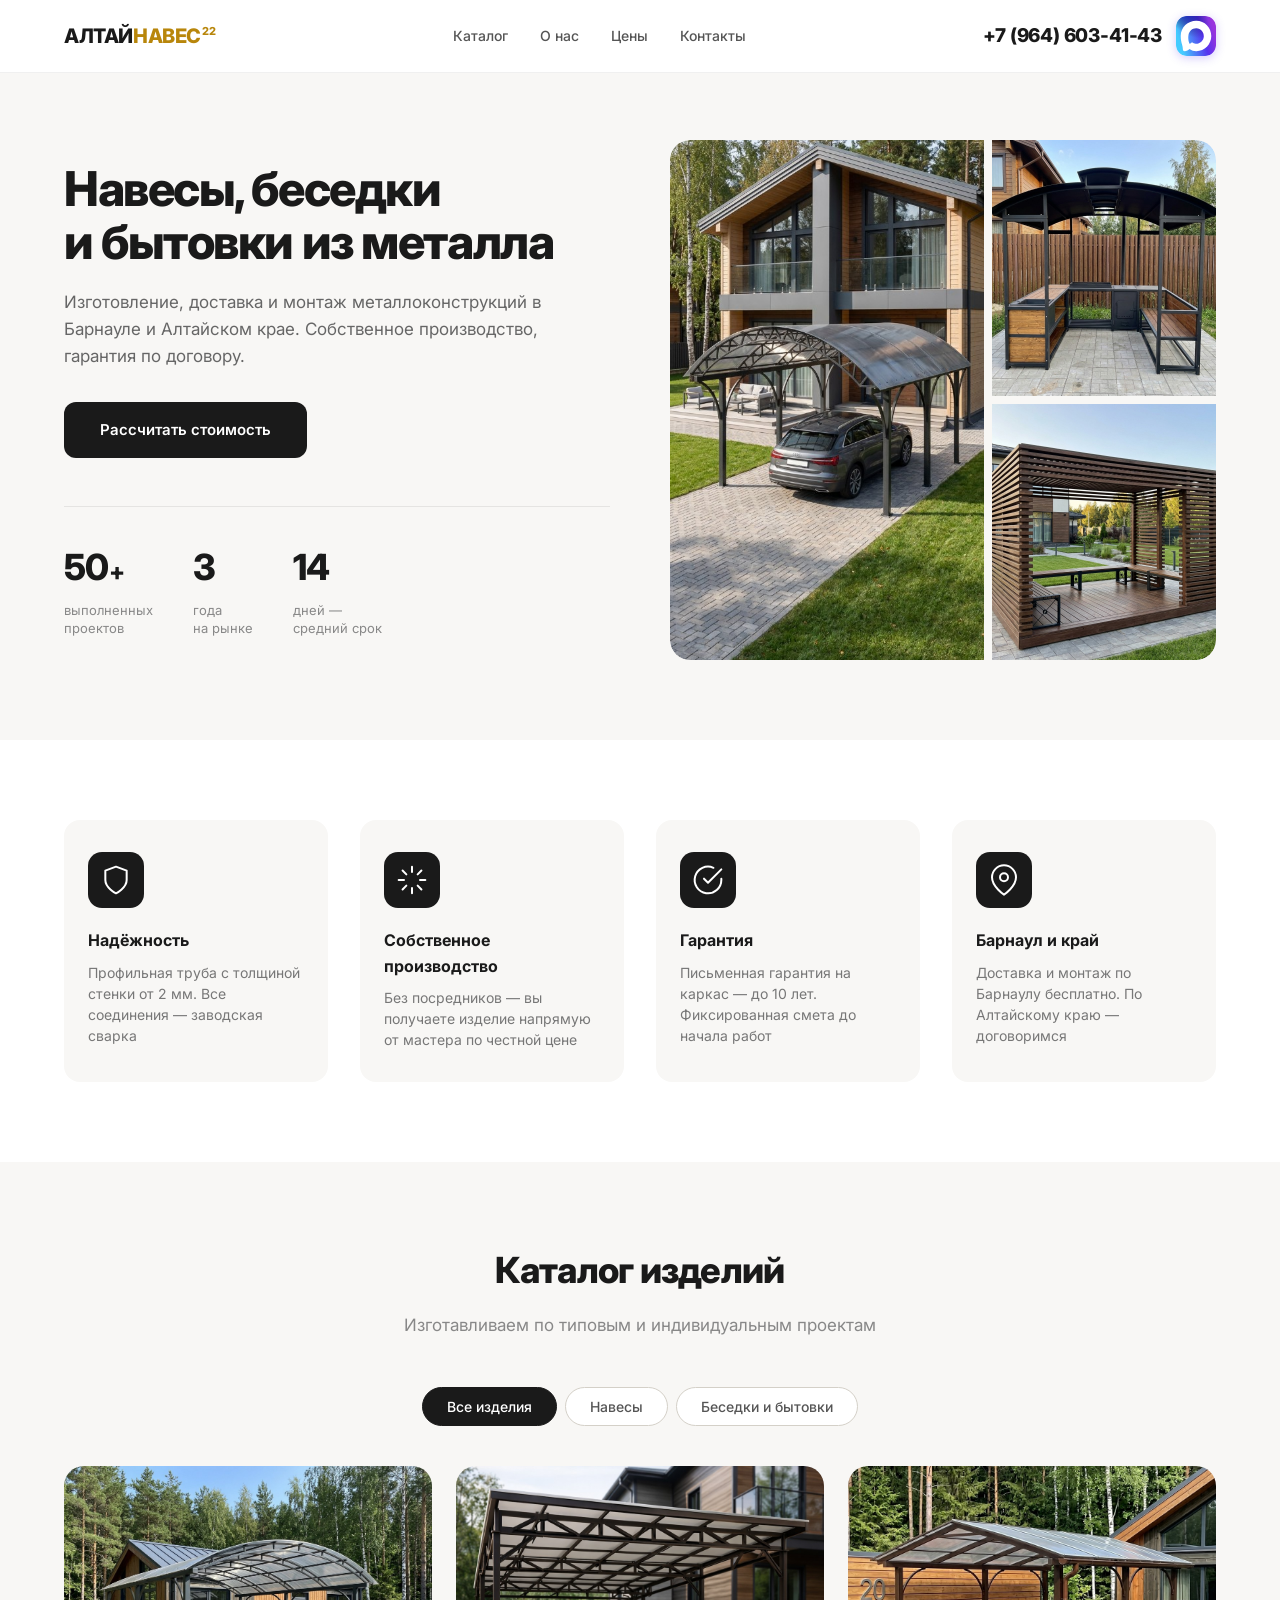
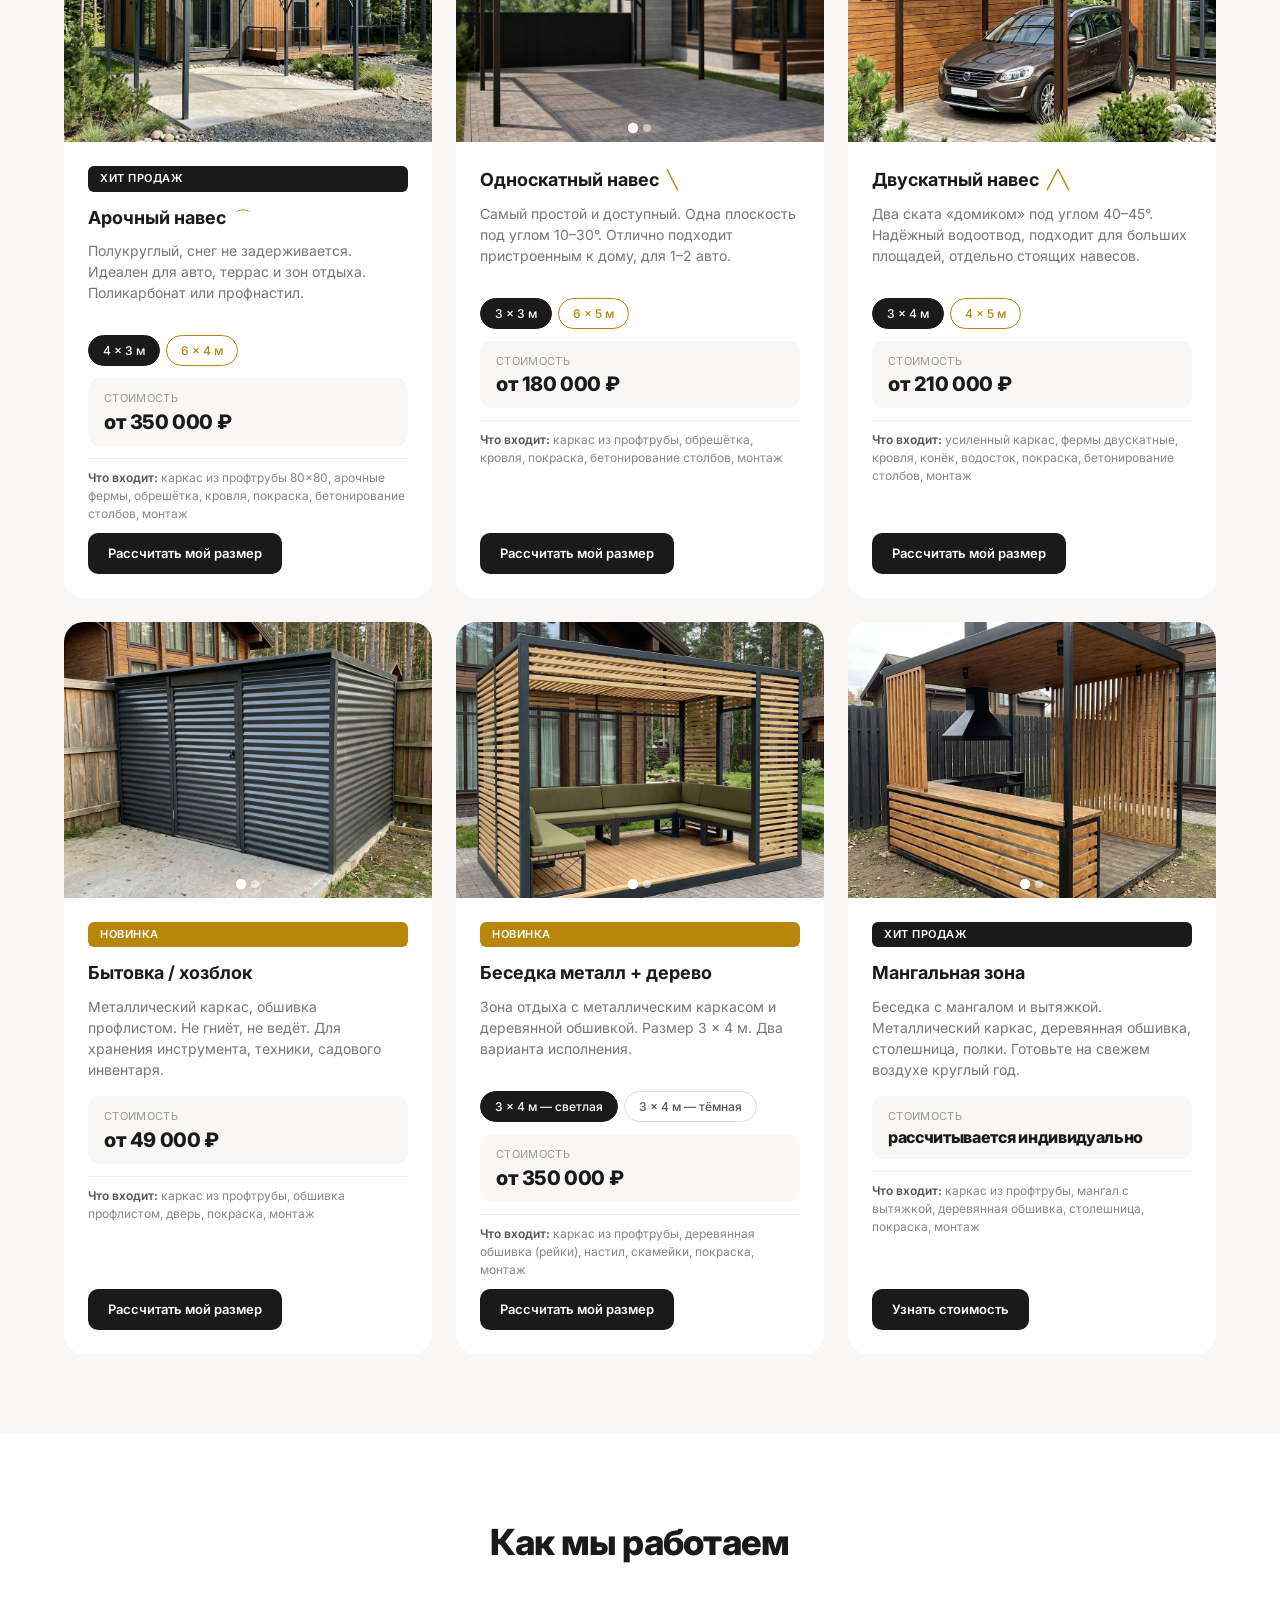
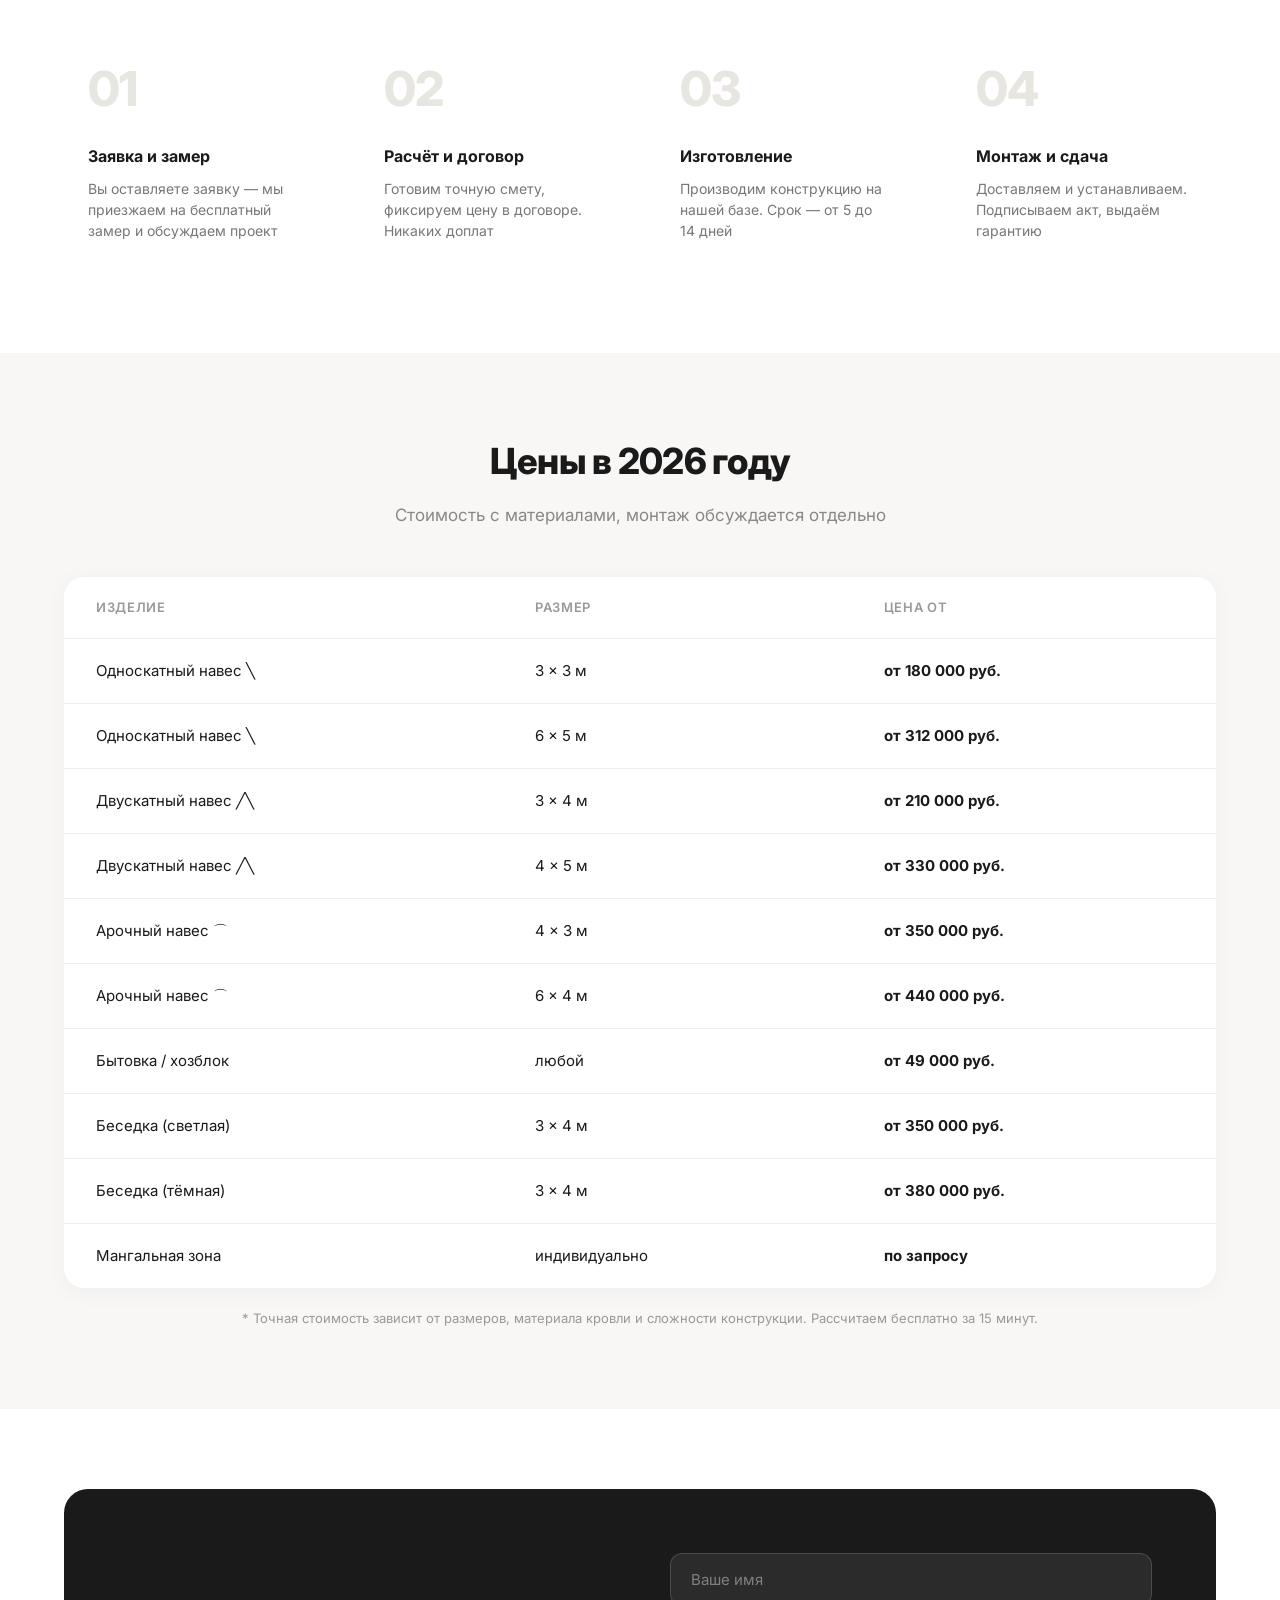
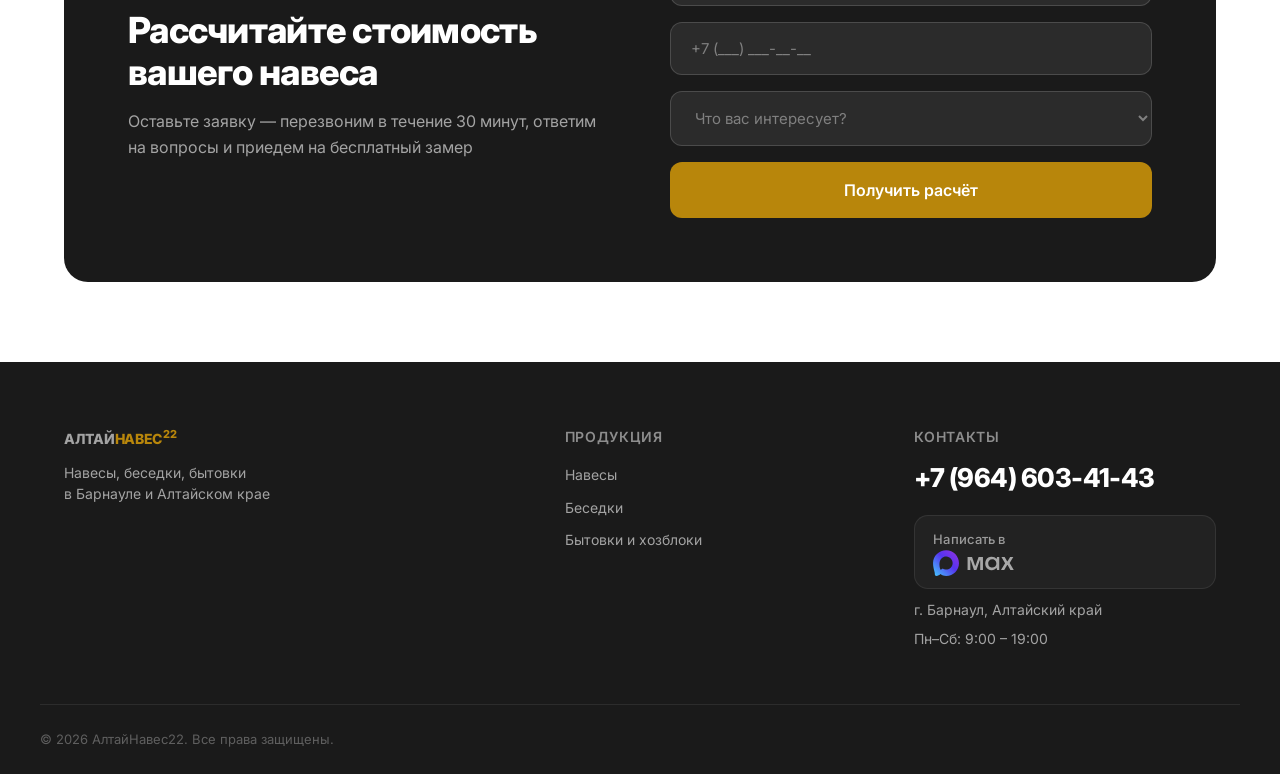
<file: index.html>
<!DOCTYPE html>
<html lang="ru">
<head>
  <meta charset="UTF-8">
  <meta name="viewport" content="width=device-width, initial-scale=1.0">
  <title>АлтайНавес22 — навесы, беседки, сараи в Барнауле</title>
  <link rel="canonical" href="https://altainaves.ru/">
  <link rel="stylesheet" href="style.css">
  <link rel="preconnect" href="https://fonts.googleapis.com">
  <link href="https://fonts.googleapis.com/css2?family=Inter:wght@400;500;600;700;800&display=swap" rel="stylesheet">

  <!-- Yandex.Metrika counter -->
  <script type="text/javascript">
      (function(m,e,t,r,i,k,a){
          m[i]=m[i]||function(){(m[i].a=m[i].a||[]).push(arguments)};
          m[i].l=1*new Date();
          for (var j = 0; j < document.scripts.length; j++) {if (document.scripts[j].src === r) { return; }}
          k=e.createElement(t),a=e.getElementsByTagName(t)[0],k.async=1,k.src=r,a.parentNode.insertBefore(k,a)
      })(window, document,'script','https://mc.yandex.ru/metrika/tag.js?id=109337009', 'ym');

      ym(109337009, 'init', {ssr:true, webvisor:true, clickmap:true, ecommerce:"dataLayer", referrer: document.referrer, url: location.href, accurateTrackBounce:true, trackLinks:true});
  </script>
  <noscript><div><img src="https://mc.yandex.ru/watch/109337009" style="position:absolute; left:-9999px;" alt="" /></div></noscript>
  <!-- /Yandex.Metrika counter -->
</head>
<body>

<!-- HEADER -->
<header class="header">
  <div class="container header-inner">
    <a href="#" class="logo">АЛТАЙ<span>НАВЕС</span><sup style="font-size:11px;color:#b8860b;margin-left:1px">22</sup></a>
    <nav class="nav">
      <a href="#catalog">Каталог</a>
      <a href="#about">О нас</a>
      <a href="#pricing">Цены</a>
      <a href="#contacts">Контакты</a>
    </nav>
    <div class="header-contacts">
      <a href="tel:+79646034143" class="header-phone" data-goal="tel_click">+7 (964) 603-41-43</a>
      <a href="https://max.ru/u/f9LHodD0cOKYewCKlwA4CBsKpimDQK7qMsfgsSO2optrFy6P0DpmboPx81g" class="header-max" target="_blank" rel="noopener" data-goal="max_click" aria-label="Написать в Max">
        <svg viewBox="0 0 80 80" fill="none" xmlns="http://www.w3.org/2000/svg" aria-hidden="true">
          <g clip-path="url(#hdr-max-clip)">
            <path d="M60.0255 0H19.9745C8.94288 0 0 8.94288 0 19.9745V60.0255C0 71.0571 8.94288 80 19.9745 80H60.0255C71.0571 80 80 71.0571 80 60.0255V19.9745C80 8.94288 71.0571 0 60.0255 0Z" fill="url(#hdr-max-grad-l)"/>
            <path d="M60.0255 0H19.9745C8.94288 0 0 8.94288 0 19.9745V60.0255C0 71.0571 8.94288 80 19.9745 80H60.0255C71.0571 80 80 71.0571 80 60.0255V19.9745C80 8.94288 71.0571 0 60.0255 0Z" fill="url(#hdr-max-grad-r)"/>
            <path fill-rule="evenodd" clip-rule="evenodd" d="M40.6569 70.2662C34.6563 70.2662 31.8678 69.3902 27.0206 65.8862C23.9546 69.8282 14.2458 72.9089 13.8223 67.6382C13.8223 63.6818 12.9463 60.3384 11.9535 56.6884C10.771 52.1916 9.42776 47.1838 9.42776 39.9278C9.42776 22.5977 23.6481 9.56 40.4963 9.56C57.3591 9.56 70.5721 23.2401 70.5721 40.0883C70.6286 56.676 57.2445 70.1778 40.6569 70.2662ZM40.9051 24.5394C32.7 24.1161 26.3052 29.7954 24.889 38.7014C23.721 46.0743 25.7942 55.0532 27.5608 55.5204C28.4076 55.7248 30.5392 54.002 31.8678 52.6734C34.0647 54.1911 36.6229 55.1026 39.2846 55.316C47.7864 55.725 55.051 49.2525 55.6218 40.76C55.9541 32.2494 49.4082 25.0411 40.9051 24.5541V24.5394Z" fill="white"/>
          </g>
          <defs>
            <linearGradient id="hdr-max-grad-l" x1="9.43" y1="60.84" x2="80" y2="40" gradientUnits="userSpaceOnUse">
              <stop stop-color="#44CCFF"/>
              <stop offset="0.662" stop-color="#5533EE"/>
              <stop offset="1" stop-color="#9933DD"/>
            </linearGradient>
            <radialGradient id="hdr-max-grad-r" cx="0" cy="0" r="1" gradientUnits="userSpaceOnUse" gradientTransform="translate(-1.9 -35.13) rotate(51.36) scale(97.08 40)">
              <stop stop-color="#0000FF"/>
              <stop offset="1" stop-opacity="0"/>
            </radialGradient>
            <clipPath id="hdr-max-clip"><rect width="80" height="80" fill="white"/></clipPath>
          </defs>
        </svg>
      </a>
    </div>
  </div>
</header>

<!-- HERO -->
<section class="hero">
  <div class="container hero-inner">
    <div class="hero-text">
      <h1>Навесы, беседки<br>и бытовки из металла</h1>
      <p class="hero-sub">Изготовление, доставка и монтаж металлоконструкций в Барнауле и&nbsp;Алтайском крае. Собственное производство, гарантия по договору.</p>
      <a href="#contacts" class="btn btn-primary">Рассчитать стоимость</a>
      <div class="hero-stats">
        <div class="stat">
          <span class="stat-num">50<small>+</small></span>
          <span class="stat-label">выполненных<br>проектов</span>
        </div>
        <div class="stat">
          <span class="stat-num">3</span>
          <span class="stat-label">года<br>на рынке</span>
        </div>
        <div class="stat">
          <span class="stat-num">14</span>
          <span class="stat-label">дней —<br>средний срок</span>
        </div>
      </div>
    </div>
    <div class="hero-mosaic">
      <div class="mosaic-cell cell-large">
        <img src="hero-carport.png" alt="Навес для автомобиля">
        <img src="img-carport-arch.png" alt="Арочный навес">
        <img src="img-single-1.png" alt="Односкатный навес">
      </div>
      <div class="mosaic-col">
        <div class="mosaic-cell cell-top">
          <img src="img-bbq-2.png" alt="Зона барбекю">
          <img src="img-pergola-1.png" alt="Беседка светлая">
          <img src="img-bbq-1.png" alt="Мангальная зона">
        </div>
        <div class="mosaic-cell cell-bottom">
          <img src="img-shed-1.png" alt="Бытовка">
          <img src="img-pergola-2.png" alt="Беседка тёмная">
          <img src="img-shed-2.png" alt="Хозблок">
        </div>
      </div>
    </div>
  </div>
</section>

<!-- BENEFITS -->
<section class="benefits">
  <div class="container">
    <div class="benefits-grid">
      <div class="benefit">
        <div class="benefit-icon">
          <svg width="32" height="32" fill="none" viewBox="0 0 24 24"><path d="M12 22s8-4 8-10V5l-8-3-8 3v7c0 6 8 10 8 10z" stroke="currentColor" stroke-width="1.5" stroke-linecap="round" stroke-linejoin="round"/></svg>
        </div>
        <h3>Надёжность</h3>
        <p>Профильная труба с толщиной стенки от&nbsp;2&nbsp;мм. Все соединения — заводская сварка</p>
      </div>
      <div class="benefit">
        <div class="benefit-icon">
          <svg width="32" height="32" fill="none" viewBox="0 0 24 24"><path d="M12 2v4m0 12v4M4.93 4.93l2.83 2.83m8.48 8.48l2.83 2.83M2 12h4m12 0h4M4.93 19.07l2.83-2.83m8.48-8.48l2.83-2.83" stroke="currentColor" stroke-width="1.5" stroke-linecap="round"/></svg>
        </div>
        <h3>Собственное производство</h3>
        <p>Без посредников — вы получаете изделие напрямую от мастера по честной цене</p>
      </div>
      <div class="benefit">
        <div class="benefit-icon">
          <svg width="32" height="32" fill="none" viewBox="0 0 24 24"><path d="M22 11.08V12a10 10 0 11-5.93-9.14" stroke="currentColor" stroke-width="1.5" stroke-linecap="round"/><path d="M22 4L12 14.01l-3-3" stroke="currentColor" stroke-width="1.5" stroke-linecap="round" stroke-linejoin="round"/></svg>
        </div>
        <h3>Гарантия</h3>
        <p>Письменная гарантия на каркас — до&nbsp;10&nbsp;лет. Фиксированная смета до начала работ</p>
      </div>
      <div class="benefit">
        <div class="benefit-icon">
          <svg width="32" height="32" fill="none" viewBox="0 0 24 24"><path d="M21 10c0 7-9 13-9 13s-9-6-9-13a9 9 0 0118 0z" stroke="currentColor" stroke-width="1.5"/><circle cx="12" cy="10" r="3" stroke="currentColor" stroke-width="1.5"/></svg>
        </div>
        <h3>Барнаул и край</h3>
        <p>Доставка и монтаж по Барнаулу бесплатно. По Алтайскому краю — договоримся</p>
      </div>
    </div>
  </div>
</section>

<!-- CATALOG -->
<section class="catalog" id="catalog">
  <div class="container">
    <div class="section-header">
      <h2>Каталог изделий</h2>
      <p class="section-sub">Изготавливаем по типовым и индивидуальным проектам</p>
    </div>
    <div class="catalog-filters">
      <button class="filter-btn active" data-filter="all">Все изделия</button>
      <button class="filter-btn" data-filter="navesy">Навесы</button>
      <button class="filter-btn" data-filter="besedki">Беседки и бытовки</button>
    </div>

    <div class="catalog-grid">

      <!-- === АРОЧНЫЙ === -->
      <div class="card" data-category="navesy">
        <div class="card-img"><img src="img-carport-arch.png" alt="Арочный навес"></div>
        <div class="card-body">
          <span class="card-tag">Хит продаж</span>
          <h3>Арочный навес <span class="shape-icon">⌒</span></h3>
          <p>Полукруглый, снег не задерживается. Идеален для авто, террас и зон отдыха. Поликарбонат или профнастил.</p>
          <div class="size-selector">
            <button class="size-pill active" data-p1="350000">4 × 3 м</button>
            <button class="size-pill popular-pill" data-p1="440000">6 × 4 м</button>
          </div>
          <div class="price-display">
            <div class="price-row price-row-single"><span>Стоимость</span><strong class="pd-p1">от 350 000 ₽</strong></div>
          </div>
          <div class="card-includes">
            <span class="incl-title">Что входит:</span> каркас из профтрубы 80×80, арочные фермы, обрешётка, кровля, покраска, бетонирование столбов, монтаж
          </div>
          <a href="#contacts" class="btn btn-primary btn-sm">Рассчитать мой размер</a>
        </div>
      </div>

      <!-- === ОДНОСКАТНЫЙ === -->
      <div class="card" data-category="navesy">
        <div class="card-img card-carousel">
          <img src="img-single-1.png" alt="Односкатный навес — вид 1" class="carousel-slide active">
          <img src="img-single-3.png" alt="Односкатный навес — вид 2" class="carousel-slide">
          <div class="carousel-dots">
            <button class="dot active" data-idx="0"></button>
            <button class="dot" data-idx="1"></button>
          </div>
          <button class="carousel-arrow carousel-prev" aria-label="Назад">&#8249;</button>
          <button class="carousel-arrow carousel-next" aria-label="Вперёд">&#8250;</button>
        </div>
        <div class="card-body">
          <h3>Односкатный навес <span class="shape-icon">╲</span></h3>
          <p>Самый простой и доступный. Одна плоскость под углом 10–30°. Отлично подходит пристроенным к дому, для 1–2 авто.</p>
          <div class="size-selector">
            <button class="size-pill active" data-p1="180000">3 × 3 м</button>
            <button class="size-pill popular-pill" data-p1="312000">6 × 5 м</button>
          </div>
          <div class="price-display">
            <div class="price-row price-row-single"><span>Стоимость</span><strong class="pd-p1">от 180 000 ₽</strong></div>
          </div>
          <div class="card-includes">
            <span class="incl-title">Что входит:</span> каркас из профтрубы, обрешётка, кровля, покраска, бетонирование столбов, монтаж
          </div>
          <a href="#contacts" class="btn btn-primary btn-sm">Рассчитать мой размер</a>
        </div>
      </div>

      <!-- === ДВУСКАТНЫЙ === -->
      <div class="card" data-category="navesy">
        <div class="card-img"><img src="img-carport-house.png" alt="Двускатный навес"></div>
        <div class="card-body">
          <h3>Двускатный навес <span class="shape-icon">╱╲</span></h3>
          <p>Два ската «домиком» под углом 40–45°. Надёжный водоотвод, подходит для больших площадей, отдельно стоящих навесов.</p>
          <div class="size-selector">
            <button class="size-pill active" data-p1="210000">3 × 4 м</button>
            <button class="size-pill popular-pill" data-p1="330000">4 × 5 м</button>
          </div>
          <div class="price-display">
            <div class="price-row price-row-single"><span>Стоимость</span><strong class="pd-p1">от 210 000 ₽</strong></div>
          </div>
          <div class="card-includes">
            <span class="incl-title">Что входит:</span> усиленный каркас, фермы двускатные, кровля, конёк, водосток, покраска, бетонирование столбов, монтаж
          </div>
          <a href="#contacts" class="btn btn-primary btn-sm">Рассчитать мой размер</a>
        </div>
      </div>

      <!-- === БЫТОВКА === -->
      <div class="card" data-category="besedki">
        <div class="card-img card-carousel">
          <img src="img-shed-1.png" alt="Бытовка из профлиста" class="carousel-slide active">
          <img src="img-shed-2.png" alt="Хозблок компактный" class="carousel-slide">
          <div class="carousel-dots">
            <button class="dot active" data-idx="0"></button>
            <button class="dot" data-idx="1"></button>
          </div>
          <button class="carousel-arrow carousel-prev" aria-label="Назад">&#8249;</button>
          <button class="carousel-arrow carousel-next" aria-label="Вперёд">&#8250;</button>
        </div>
        <div class="card-body">
          <span class="card-tag new">Новинка</span>
          <h3>Бытовка / хозблок</h3>
          <p>Металлический каркас, обшивка профлистом. Не гниёт, не ведёт. Для хранения инструмента, техники, садового инвентаря.</p>
          <div class="price-display">
            <div class="price-row price-row-single"><span>Стоимость</span><strong class="pd-p1">от 49 000 ₽</strong></div>
          </div>
          <div class="card-includes">
            <span class="incl-title">Что входит:</span> каркас из профтрубы, обшивка профлистом, дверь, покраска, монтаж
          </div>
          <a href="#contacts" class="btn btn-primary btn-sm">Рассчитать мой размер</a>
        </div>
      </div>

      <!-- === БЕСЕДКА === -->
      <div class="card" data-category="besedki">
        <div class="card-img card-carousel">
          <img src="img-pergola-1.png" alt="Беседка металл + дерево — светлая" class="carousel-slide active">
          <img src="img-pergola-2.png" alt="Беседка металл + дерево — тёмная" class="carousel-slide">
          <div class="carousel-dots">
            <button class="dot active" data-idx="0"></button>
            <button class="dot" data-idx="1"></button>
          </div>
          <button class="carousel-arrow carousel-prev" aria-label="Назад">&#8249;</button>
          <button class="carousel-arrow carousel-next" aria-label="Вперёд">&#8250;</button>
        </div>
        <div class="card-body">
          <span class="card-tag new">Новинка</span>
          <h3>Беседка металл + дерево</h3>
          <p>Зона отдыха с металлическим каркасом и деревянной обшивкой. Размер 3 × 4 м. Два варианта исполнения.</p>
          <div class="size-selector">
            <button class="size-pill active" data-p1="350000">3 × 4 м — светлая</button>
            <button class="size-pill" data-p1="380000">3 × 4 м — тёмная</button>
          </div>
          <div class="price-display">
            <div class="price-row price-row-single"><span>Стоимость</span><strong class="pd-p1">от 350 000 ₽</strong></div>
          </div>
          <div class="card-includes">
            <span class="incl-title">Что входит:</span> каркас из профтрубы, деревянная обшивка (рейки), настил, скамейки, покраска, монтаж
          </div>
          <a href="#contacts" class="btn btn-primary btn-sm">Рассчитать мой размер</a>
        </div>
      </div>

      <!-- === МАНГАЛЬНАЯ ЗОНА === -->
      <div class="card" data-category="besedki">
        <div class="card-img card-carousel">
          <img src="img-bbq-1.png" alt="Мангальная зона с вытяжкой" class="carousel-slide active">
          <img src="img-bbq-2.png" alt="Зона барбекю металл + дерево" class="carousel-slide">
          <div class="carousel-dots">
            <button class="dot active" data-idx="0"></button>
            <button class="dot" data-idx="1"></button>
          </div>
          <button class="carousel-arrow carousel-prev" aria-label="Назад">&#8249;</button>
          <button class="carousel-arrow carousel-next" aria-label="Вперёд">&#8250;</button>
        </div>
        <div class="card-body">
          <span class="card-tag">Хит продаж</span>
          <h3>Мангальная зона</h3>
          <p>Беседка с мангалом и вытяжкой. Металлический каркас, деревянная обшивка, столешница, полки. Готовьте на свежем воздухе круглый год.</p>
          <div class="price-display">
            <div class="price-row price-row-single"><span>Стоимость</span><strong style="font-size:16px">рассчитывается индивидуально</strong></div>
          </div>
          <div class="card-includes">
            <span class="incl-title">Что входит:</span> каркас из профтрубы, мангал с вытяжкой, деревянная обшивка, столешница, покраска, монтаж
          </div>
          <a href="#contacts" class="btn btn-primary btn-sm">Узнать стоимость</a>
        </div>
      </div>

    </div>
  </div>
</section>

<!-- PROCESS -->
<section class="process" id="about">
  <div class="container">
    <div class="section-header">
      <h2>Как мы работаем</h2>
    </div>
    <div class="steps">
      <div class="step">
        <div class="step-num">01</div>
        <h3>Заявка и замер</h3>
        <p>Вы оставляете заявку — мы приезжаем на бесплатный замер и обсуждаем проект</p>
      </div>
      <div class="step">
        <div class="step-num">02</div>
        <h3>Расчёт и договор</h3>
        <p>Готовим точную смету, фиксируем цену в&nbsp;договоре. Никаких доплат</p>
      </div>
      <div class="step">
        <div class="step-num">03</div>
        <h3>Изготовление</h3>
        <p>Производим конструкцию на нашей базе. Срок — от 5 до 14&nbsp;дней</p>
      </div>
      <div class="step">
        <div class="step-num">04</div>
        <h3>Монтаж и сдача</h3>
        <p>Доставляем и устанавливаем. Подписываем акт, выдаём гарантию</p>
      </div>
    </div>
  </div>
</section>

<!-- PRICING -->
<section class="pricing" id="pricing">
  <div class="container">
    <div class="section-header">
      <h2>Цены в 2026 году</h2>
      <p class="section-sub">Стоимость с материалами, монтаж обсуждается отдельно</p>
    </div>
    <div class="price-table-wrap">
      <table class="price-table">
        <thead>
          <tr>
            <th>Изделие</th>
            <th>Размер</th>
            <th>Цена от</th>
          </tr>
        </thead>
        <tbody>
          <tr>
            <td>Односкатный навес ╲</td>
            <td>3 × 3 м</td>
            <td><strong>от 180 000 руб.</strong></td>
          </tr>
          <tr>
            <td>Односкатный навес ╲</td>
            <td>6 × 5 м</td>
            <td><strong>от 312 000 руб.</strong></td>
          </tr>
          <tr>
            <td>Двускатный навес ╱╲</td>
            <td>3 × 4 м</td>
            <td><strong>от 210 000 руб.</strong></td>
          </tr>
          <tr>
            <td>Двускатный навес ╱╲</td>
            <td>4 × 5 м</td>
            <td><strong>от 330 000 руб.</strong></td>
          </tr>
          <tr>
            <td>Арочный навес ⌒</td>
            <td>4 × 3 м</td>
            <td><strong>от 350 000 руб.</strong></td>
          </tr>
          <tr>
            <td>Арочный навес ⌒</td>
            <td>6 × 4 м</td>
            <td><strong>от 440 000 руб.</strong></td>
          </tr>
          <tr>
            <td>Бытовка / хозблок</td>
            <td>любой</td>
            <td><strong>от 49 000 руб.</strong></td>
          </tr>
          <tr>
            <td>Беседка (светлая)</td>
            <td>3 × 4 м</td>
            <td><strong>от 350 000 руб.</strong></td>
          </tr>
          <tr>
            <td>Беседка (тёмная)</td>
            <td>3 × 4 м</td>
            <td><strong>от 380 000 руб.</strong></td>
          </tr>
          <tr>
            <td>Мангальная зона</td>
            <td>индивидуально</td>
            <td><strong>по запросу</strong></td>
          </tr>
        </tbody>
      </table>
    </div>
    <p class="price-note">* Точная стоимость зависит от размеров, материала кровли и сложности конструкции. Рассчитаем бесплатно за 15 минут.</p>
  </div>
</section>

<!-- CTA -->
<section class="cta" id="contacts">
  <div class="container">
    <div class="cta-inner">
      <div class="cta-text">
        <h2>Рассчитайте стоимость<br>вашего навеса</h2>
        <p>Оставьте заявку — перезвоним в течение 30&nbsp;минут, ответим на вопросы и приедем на бесплатный замер</p>
      </div>
      <form class="cta-form" id="lead-form">
        <input type="text" id="f-name" placeholder="Ваше имя" required>
        <input type="tel" id="f-phone" placeholder="+7 (___) ___-__-__" required>
        <select id="f-product">
          <option value="">Что вас интересует?</option>
          <option>Арочный навес</option>
          <option>Односкатный навес</option>
          <option>Двускатный навес</option>
          <option>Беседка</option>
          <option>Мангальная зона</option>
          <option>Бытовка / хозблок</option>
          <option>Другое</option>
        </select>
        <button type="submit" class="btn btn-primary btn-full">Получить расчёт</button>
        <div class="form-success" id="form-success" style="display:none">
          <p>Заявка отправлена! Сейчас откроется чат — отправьте сообщение, и мы перезвоним в течение 30 минут.</p>
        </div>
      </form>
    </div>
  </div>
</section>

<!-- FOOTER -->
<footer class="footer">
  <div class="container footer-inner">
    <div class="footer-col">
      <a href="#" class="logo">АЛТАЙ<span>НАВЕС</span><sup style="font-size:11px;color:#b8860b;margin-left:1px">22</sup></a>
      <p class="footer-desc">Навесы, беседки, бытовки<br>в Барнауле и Алтайском крае</p>
    </div>
    <div class="footer-col">
      <h4>Продукция</h4>
      <a href="#catalog">Навесы</a>
      <a href="#catalog">Беседки</a>
      <a href="#catalog">Бытовки и хозблоки</a>
    </div>
    <div class="footer-col footer-contacts">
      <h4>Контакты</h4>
      <a href="tel:+79646034143" class="footer-phone" data-goal="tel_click">+7 (964) 603-41-43</a>
      <a href="https://max.ru/u/f9LHodD0cOKYewCKlwA4CBsKpimDQK7qMsfgsSO2optrFy6P0DpmboPx81g" class="footer-max" target="_blank" rel="noopener" data-goal="max_click" aria-label="Написать в Max">
        <span class="footer-max-label">Написать в</span>
        <svg viewBox="0 0 131 42" fill="none" xmlns="http://www.w3.org/2000/svg" aria-hidden="true">
          <g clip-path="url(#ftr-max-clip)">
            <path fill-rule="evenodd" clip-rule="evenodd" d="M21.4701 41.8808C17.3601 41.8808 15.4501 41.2808 12.1301 38.8808C10.0301 41.5808 3.38008 43.6908 3.09008 40.0808C3.09008 37.3708 2.49008 35.0808 1.81008 32.5808C1.00008 29.5008 0.0800781 26.0708 0.0800781 21.1008C0.0800781 9.23078 9.82008 0.300781 21.3601 0.300781C32.9101 0.300781 41.9601 9.67078 41.9601 21.2108C41.9787 26.6674 39.8316 31.9084 35.9902 35.7836C32.1487 39.6589 26.9266 41.8517 21.4701 41.8808ZM21.6401 10.5608C16.0201 10.2708 11.6401 14.1608 10.6701 20.2608C9.87008 25.3108 11.2901 31.4608 12.5001 31.7808C13.0801 31.9208 14.5401 30.7408 15.4501 29.8308C16.9548 30.8703 18.7071 31.4946 20.5301 31.6408C23.3293 31.7754 26.0697 30.8065 28.1622 28.9421C30.2546 27.0778 31.5321 24.467 31.7201 21.6708C31.8295 18.8688 30.8346 16.1358 28.9495 14.0599C27.0643 11.984 24.4396 10.7311 21.6401 10.5708V10.5608Z" fill="url(#ftr-max-grad)"/>
            <path d="M60.3 32.15H55.86V11.15H63.09L67.93 25.56H68.58L73.63 11.15H80.7V32.15H76.25V16.55H75.61L70.11 32.15H66.2L60.95 16.55H60.3V32.15ZM94.59 32.55C92.62 32.55 90.86 32.09 89.29 31.18C87.7372 30.2437 86.4685 28.9024 85.62 27.3C84.7406 25.5483 84.298 23.6098 84.33 21.65C84.33 19.55 84.76 17.67 85.63 16.03C86.4631 14.4165 87.7353 13.0714 89.3 12.15C90.8997 11.2025 92.731 10.7178 94.59 10.75C96.34 10.75 97.89 11.12 99.23 11.87C100.58 12.6 101.68 13.49 102.54 14.54L103.51 11.14H107V32.14H103.53L102.56 28.75C101.633 29.8506 100.507 30.7666 99.24 31.45C97.8102 32.2002 96.2145 32.5785 94.6 32.55H94.59ZM95.72 28.39C97.69 28.39 99.27 27.77 100.49 26.53C101.109 25.8817 101.592 25.1157 101.91 24.2775C102.227 23.4393 102.374 22.5458 102.34 21.65C102.34 19.65 101.72 18.04 100.49 16.8C99.8729 16.1661 99.1292 15.6693 98.3073 15.342C97.4855 15.0146 96.6039 14.864 95.72 14.9C93.78 14.9 92.21 15.53 91 16.8C90.3866 17.4449 89.9094 18.2066 89.5967 19.0399C89.284 19.8731 89.1423 20.7608 89.18 21.65C89.18 23.64 89.78 25.27 91 26.53C91.6156 27.1492 92.3528 27.6342 93.1652 27.9544C93.9776 28.2745 94.8474 28.4228 95.72 28.39ZM115.03 32.15H109.78L116.44 21.4L110.54 11.15H115.8L119.71 18.21H120.48L124.6 11.15H129.73L123.83 21.12L130.5 32.15H125.08L120.6 24.19H119.83L115.03 32.15Z" fill="currentColor"/>
          </g>
          <defs>
            <linearGradient id="ftr-max-grad" x1="0" y1="42" x2="42" y2="0" gradientUnits="userSpaceOnUse">
              <stop stop-color="#44CCFF"/>
              <stop offset="0.55" stop-color="#5533EE"/>
              <stop offset="1" stop-color="#9933DD"/>
            </linearGradient>
            <clipPath id="ftr-max-clip"><rect width="131" height="42" fill="white"/></clipPath>
          </defs>
        </svg>
      </a>
      <p class="footer-meta">г. Барнаул, Алтайский край</p>
      <p class="footer-meta">Пн–Сб: 9:00 – 19:00</p>
    </div>
  </div>
  <div class="container footer-bottom">
    <p>&copy; 2026 АлтайНавес22. Все права защищены.</p>
  </div>
</footer>

<script>
document.querySelectorAll('.filter-btn').forEach(btn => {
  btn.addEventListener('click', () => {
    document.querySelector('.filter-btn.active').classList.remove('active');
    btn.classList.add('active');
    const filter = btn.dataset.filter;
    document.querySelectorAll('.card').forEach(card => {
      if (filter === 'all' || card.dataset.category === filter) {
        card.style.display = '';
        requestAnimationFrame(() => card.classList.remove('card-hidden'));
      } else {
        card.classList.add('card-hidden');
        setTimeout(() => { card.style.display = 'none'; }, 250);
      }
    });
  });
});

function fmt(n) {
  return 'от ' + n.toString().replace(/\B(?=(\d{3})+(?!\d))/g, ' ') + ' ₽';
}

document.querySelectorAll('.card-carousel').forEach(carousel => {
  const slides = carousel.querySelectorAll('.carousel-slide');
  const dots = carousel.querySelectorAll('.dot');
  let current = 0;
  function goTo(idx) {
    slides[current].classList.remove('active');
    dots[current].classList.remove('active');
    current = (idx + slides.length) % slides.length;
    slides[current].classList.add('active');
    dots[current].classList.add('active');
  }
  carousel.querySelector('.carousel-prev').addEventListener('click', e => { e.preventDefault(); goTo(current - 1); });
  carousel.querySelector('.carousel-next').addEventListener('click', e => { e.preventDefault(); goTo(current + 1); });
  dots.forEach(dot => dot.addEventListener('click', e => { e.preventDefault(); goTo(+dot.dataset.idx); }));
  let timer = setInterval(() => goTo(current + 1), 4000);
  carousel.addEventListener('mouseenter', () => clearInterval(timer));
  carousel.addEventListener('mouseleave', () => { timer = setInterval(() => goTo(current + 1), 4000); });
});

document.querySelectorAll('.size-selector').forEach(sel => {
  const card = sel.closest('.card-body');
  const p1El = card.querySelector('.pd-p1');
  const p2El = card.querySelector('.pd-p2');

  sel.querySelectorAll('.size-pill').forEach(pill => {
    pill.addEventListener('click', () => {
      sel.querySelector('.size-pill.active').classList.remove('active');
      pill.classList.add('active');
      if (p1El) p1El.textContent = fmt(+pill.dataset.p1);
      if (p2El) p2El.textContent = fmt(+pill.dataset.p2);
    });
  });
});

const MAX_URL = 'https://max.ru/u/f9LHodD0cOKYewCKlwA4CBsKpimDQK7qMsfgsSO2optrFy6P0DpmboPx81g';

document.getElementById('lead-form').addEventListener('submit', function(e) {
  e.preventDefault();
  const name = document.getElementById('f-name').value.trim();
  const phone = document.getElementById('f-phone').value.trim();
  const product = document.getElementById('f-product').value || 'Не выбрано';

  if (!name || !phone) return;

  const msg = 'Заявка с сайта АлтайНавес22\n\nИмя: ' + name + '\nТелефон: ' + phone + '\nИнтересует: ' + product;

  document.getElementById('form-success').style.display = 'block';
  this.querySelector('button[type="submit"]').textContent = 'Отправлено ✓';
  this.querySelector('button[type="submit"]').disabled = true;

  // Yandex.Metrika goal: form_submit
  if (typeof ym === 'function') ym(109337009, 'reachGoal', 'form_submit', { product: product });

  window.open(MAX_URL, '_blank');

  if (navigator.clipboard) {
    navigator.clipboard.writeText(msg);
  }

  setTimeout(() => {
    this.reset();
    document.getElementById('form-success').style.display = 'none';
    this.querySelector('button[type="submit"]').textContent = 'Получить расчёт';
    this.querySelector('button[type="submit"]').disabled = false;
  }, 10000);
});
// Yandex.Metrika goals: tel_click and max_click via data-goal
document.querySelectorAll('a[data-goal]').forEach(link => {
  link.addEventListener('click', () => {
    const goal = link.dataset.goal;
    if (typeof ym === 'function' && goal) ym(109337009, 'reachGoal', goal);
  });
});

document.querySelectorAll('.mosaic-cell').forEach(cell => {
  const imgs = cell.querySelectorAll('img');
  if (imgs.length < 2) { imgs[0]?.classList.add('m-active'); return; }
  let cur = 0;
  imgs[cur].classList.add('m-active');

  let round = 0;
  function next() {
    const prev = cur;
    cur = (cur + 1) % imgs.length;
    imgs[prev].classList.remove('m-active');
    imgs[prev].classList.add('m-exit');
    imgs[cur].classList.add('m-active');
    setTimeout(() => imgs[prev].classList.remove('m-exit'), 1400);
    round++;
    const delay = Math.max(2800, 6000 - round * 400);
    setTimeout(next, delay);
  }
  const offset = Math.random() * 3000 + 2000;
  setTimeout(next, offset);
});
</script>
</body>
</html>
</file>
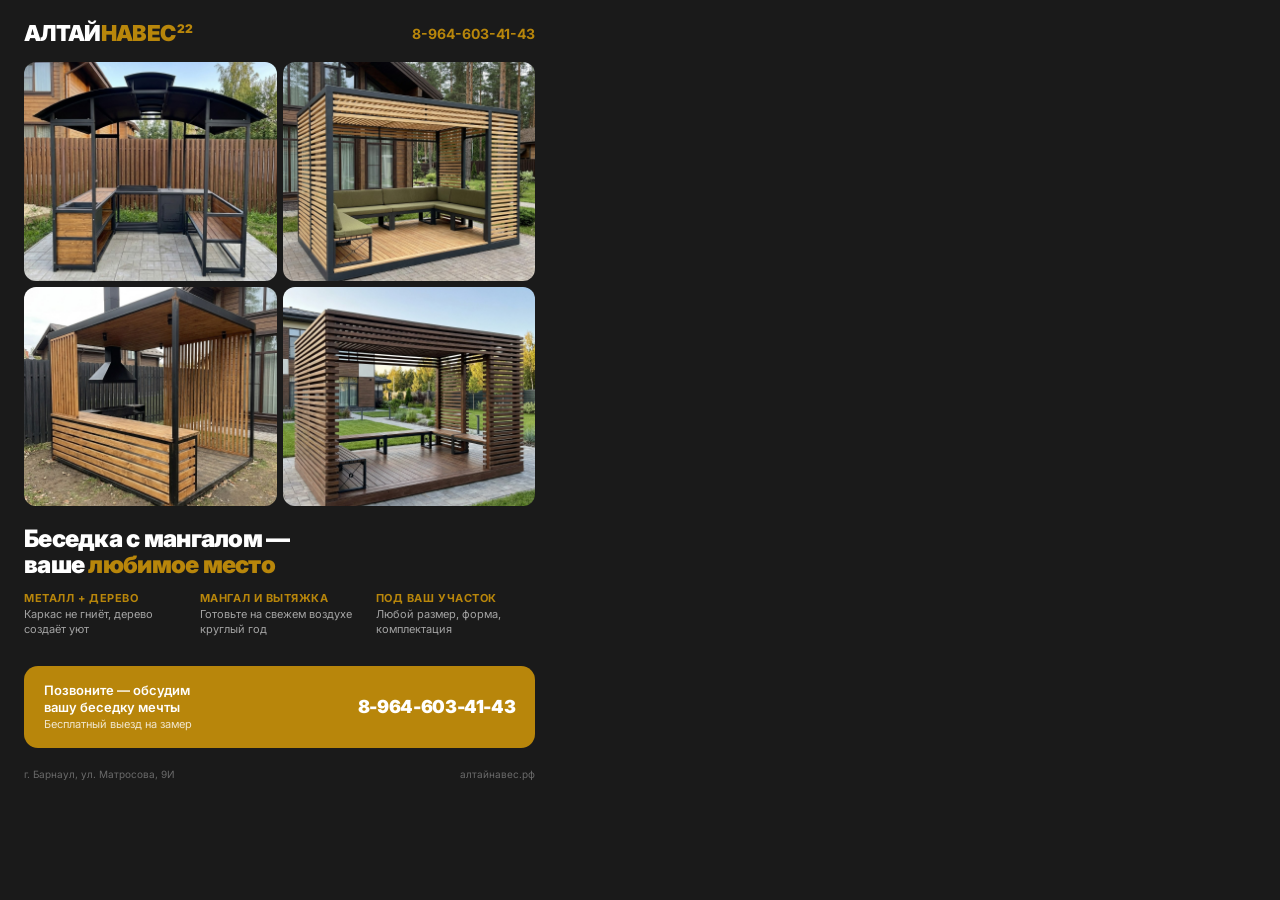
<file: flyer-besedki.html>
<!DOCTYPE html>
<html lang="ru">
<head>
  <meta charset="UTF-8">
  <meta name="viewport" content="width=device-width, initial-scale=1.0">
  <title>Листовка — Беседки и мангальные зоны — АлтайНавес22</title>
  <link rel="preconnect" href="https://fonts.googleapis.com">
  <link href="https://fonts.googleapis.com/css2?family=Inter:wght@400;500;600;700;800;900&display=swap" rel="stylesheet">
  <style>
    @page { size: 148mm 210mm; margin: 0; }
    * { margin: 0; padding: 0; box-sizing: border-box; }
    body {
      font-family: 'Inter', sans-serif;
      width: 148mm; height: 210mm;
      background: #1a1a1a;
      color: #fff;
      display: flex;
      flex-direction: column;
      overflow: hidden;
      -webkit-font-smoothing: antialiased;
    }

    .header {
      padding: 20px 24px 16px;
      display: flex;
      justify-content: space-between;
      align-items: center;
    }
    .logo {
      font-size: 22px;
      font-weight: 900;
      letter-spacing: -.03em;
    }
    .logo span { color: #b8860b; }
    .phone {
      font-size: 14px;
      font-weight: 700;
      color: #b8860b;
    }

    .photo-grid {
      display: grid;
      grid-template-columns: 1fr 1fr;
      gap: 6px;
      padding: 0 24px;
      flex: 1;
      min-height: 0;
    }
    .photo {
      background: linear-gradient(135deg, #333 0%, #222 100%);
      border-radius: 12px;
      overflow: hidden;
    }
    .photo img {
      width: 100%;
      height: 100%;
      object-fit: cover;
      display: block;
    }

    .content {
      padding: 20px 24px 12px;
    }
    .headline {
      font-size: 24px;
      font-weight: 900;
      line-height: 1.1;
      letter-spacing: -.03em;
      margin-bottom: 12px;
    }
    .headline em {
      font-style: normal;
      color: #b8860b;
    }

    .features {
      display: flex;
      gap: 16px;
      margin-bottom: 16px;
    }
    .feature {
      flex: 1;
    }
    .feature-title {
      font-size: 11px;
      font-weight: 700;
      text-transform: uppercase;
      letter-spacing: .05em;
      color: #b8860b;
      margin-bottom: 2px;
    }
    .feature-text {
      font-size: 11px;
      color: rgba(255,255,255,.6);
      line-height: 1.4;
    }

    .cta {
      background: #b8860b;
      margin: 0 24px 20px;
      border-radius: 14px;
      padding: 16px 20px;
      display: flex;
      justify-content: space-between;
      align-items: center;
    }
    .cta-text {
      font-size: 13px;
      font-weight: 600;
      line-height: 1.3;
    }
    .cta-text small {
      display: block;
      font-size: 11px;
      font-weight: 400;
      opacity: .8;
      margin-top: 2px;
    }
    .cta-phone {
      font-size: 18px;
      font-weight: 900;
      letter-spacing: -.02em;
      white-space: nowrap;
    }

    .footer {
      padding: 0 24px 14px;
      display: flex;
      justify-content: space-between;
      align-items: center;
    }
    .address {
      font-size: 10px;
      color: rgba(255,255,255,.35);
    }
    .tagline {
      font-size: 10px;
      color: rgba(255,255,255,.35);
    }
  </style>
</head>
<body>

  <div class="header">
    <div class="logo">АЛТАЙ<span>НАВЕС</span><sup style="font-size:12px;color:#b8860b;margin-left:2px">22</sup></div>
    <div class="phone">8-964-603-41-43</div>
  </div>

  <div class="photo-grid">
    <div class="photo"><img src="img-bbq-2.png" alt="Зона барбекю с арочной крышей"></div>
    <div class="photo"><img src="img-pergola-1.png" alt="Беседка светлая"></div>
    <div class="photo"><img src="img-bbq-1.png" alt="Мангальная зона с вытяжкой"></div>
    <div class="photo"><img src="img-pergola-2.png" alt="Беседка тёмная"></div>
  </div>

  <div class="content">
    <h1 class="headline">Беседка с мангалом —<br>ваше <em>любимое место</em></h1>
    <div class="features">
      <div class="feature">
        <div class="feature-title">Металл + дерево</div>
        <div class="feature-text">Каркас не гниёт, дерево создаёт уют</div>
      </div>
      <div class="feature">
        <div class="feature-title">Мангал и вытяжка</div>
        <div class="feature-text">Готовьте на свежем воздухе круглый год</div>
      </div>
      <div class="feature">
        <div class="feature-title">Под ваш участок</div>
        <div class="feature-text">Любой размер, форма, комплектация</div>
      </div>
    </div>
  </div>

  <div class="cta">
    <div class="cta-text">Позвоните — обсудим<br>вашу беседку мечты<small>Бесплатный выезд на замер</small></div>
    <div class="cta-phone">8-964-603-41-43</div>
  </div>

  <div class="footer">
    <div class="address">г. Барнаул, ул. Матросова, 9И</div>
    <div class="tagline">алтайнавес.рф</div>
  </div>

</body>
</html>
</file>
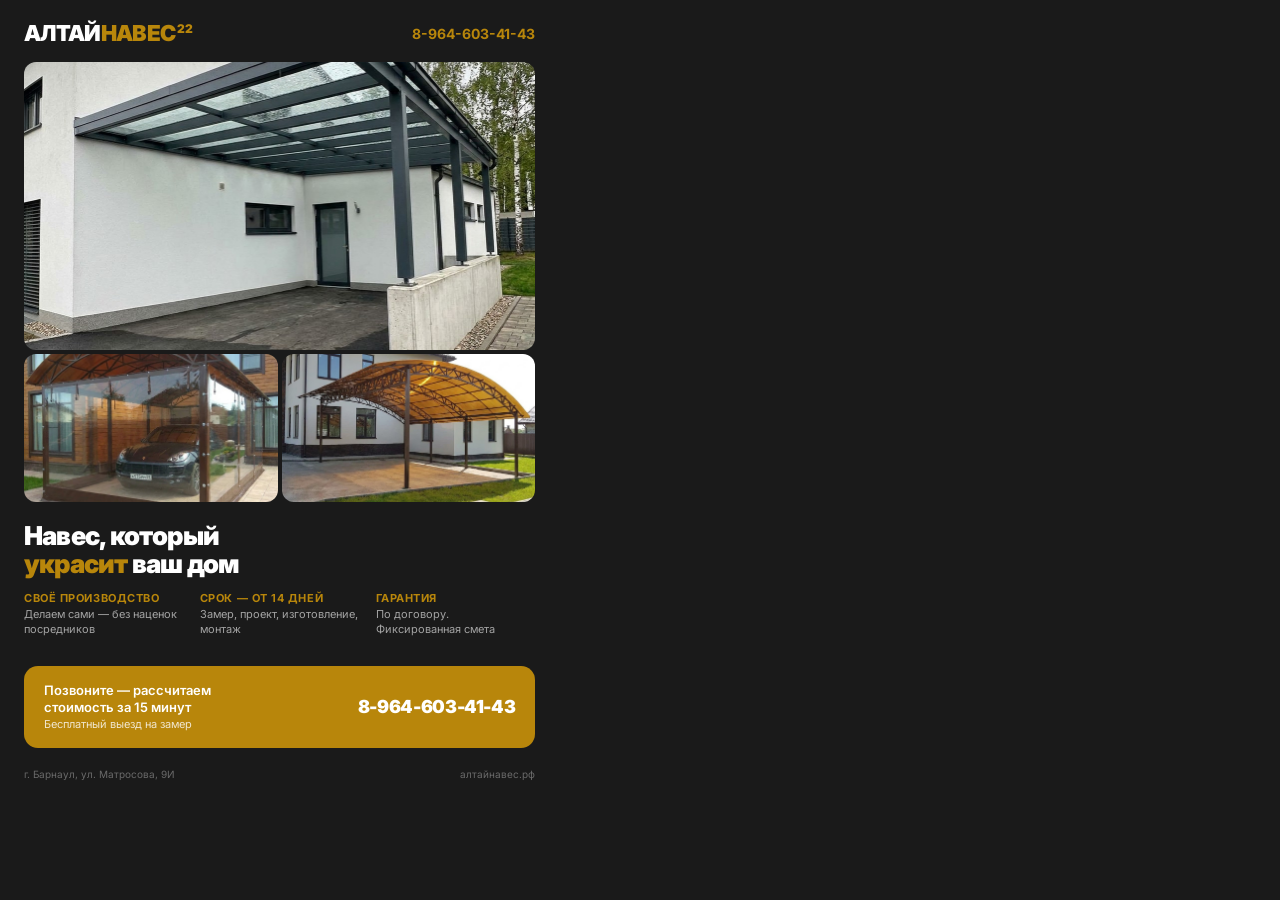
<file: flyer-navesy.html>
<!DOCTYPE html>
<html lang="ru">
<head>
  <meta charset="UTF-8">
  <meta name="viewport" content="width=device-width, initial-scale=1.0">
  <title>Листовка — Навесы — АлтайНавес22</title>
  <link rel="preconnect" href="https://fonts.googleapis.com">
  <link href="https://fonts.googleapis.com/css2?family=Inter:wght@400;500;600;700;800;900&display=swap" rel="stylesheet">
  <style>
    @page { size: 148mm 210mm; margin: 0; }
    * { margin: 0; padding: 0; box-sizing: border-box; }
    body {
      font-family: 'Inter', sans-serif;
      width: 148mm; height: 210mm;
      background: #1a1a1a;
      color: #fff;
      display: flex;
      flex-direction: column;
      overflow: hidden;
      -webkit-font-smoothing: antialiased;
    }

    .header {
      padding: 20px 24px 16px;
      display: flex;
      justify-content: space-between;
      align-items: center;
    }
    .logo {
      font-size: 22px;
      font-weight: 900;
      letter-spacing: -.03em;
    }
    .logo span { color: #b8860b; }
    .phone {
      font-size: 14px;
      font-weight: 700;
      color: #b8860b;
    }

    .photo-grid {
      display: grid;
      grid-template-columns: 1fr 1fr;
      gap: 4px;
      padding: 0 24px;
      flex: 1;
      min-height: 0;
    }
    .photo-grid .photo {
      background: linear-gradient(135deg, #333 0%, #222 100%);
      border-radius: 12px;
      display: flex;
      align-items: center;
      justify-content: center;
      overflow: hidden;
      position: relative;
    }
    .photo img {
      width: 100%;
      height: 100%;
      object-fit: cover;
    }
    .photo-grid .photo:first-child {
      grid-column: 1 / -1;
      min-height: 140px;
    }
    .photo-placeholder {
      font-size: 11px;
      font-weight: 600;
      color: rgba(255,255,255,.2);
      text-transform: uppercase;
      letter-spacing: .1em;
    }

    .content {
      padding: 20px 24px 12px;
    }
    .headline {
      font-size: 26px;
      font-weight: 900;
      line-height: 1.1;
      letter-spacing: -.03em;
      margin-bottom: 12px;
    }
    .headline em {
      font-style: normal;
      color: #b8860b;
    }

    .features {
      display: flex;
      gap: 16px;
      margin-bottom: 16px;
    }
    .feature {
      flex: 1;
    }
    .feature-title {
      font-size: 11px;
      font-weight: 700;
      text-transform: uppercase;
      letter-spacing: .05em;
      color: #b8860b;
      margin-bottom: 2px;
    }
    .feature-text {
      font-size: 11px;
      color: rgba(255,255,255,.6);
      line-height: 1.4;
    }

    .cta {
      background: #b8860b;
      margin: 0 24px 20px;
      border-radius: 14px;
      padding: 16px 20px;
      display: flex;
      justify-content: space-between;
      align-items: center;
    }
    .cta-text {
      font-size: 13px;
      font-weight: 600;
      line-height: 1.3;
    }
    .cta-text small {
      display: block;
      font-size: 11px;
      font-weight: 400;
      opacity: .8;
      margin-top: 2px;
    }
    .cta-phone {
      font-size: 18px;
      font-weight: 900;
      letter-spacing: -.02em;
      white-space: nowrap;
    }

    .footer {
      padding: 0 24px 14px;
      display: flex;
      justify-content: space-between;
      align-items: center;
    }
    .address {
      font-size: 10px;
      color: rgba(255,255,255,.35);
    }
    .tagline {
      font-size: 10px;
      color: rgba(255,255,255,.35);
      text-align: right;
    }
  </style>
</head>
<body>

  <div class="header">
    <div class="logo">АЛТАЙ<span>НАВЕС</span><sup style="font-size:12px;color:#b8860b;margin-left:2px">22</sup></div>
    <div class="phone">8-964-603-41-43</div>
  </div>

  <div class="photo-grid">
    <div class="photo"><img src="img-flyer-1.png" alt="Односкатный навес"></div>
    <div class="photo"><img src="img-flyer-2.png" alt="Арочный навес закрытый"></div>
    <div class="photo"><img src="img-flyer-3.png" alt="Арочный навес"></div>
  </div>

  <div class="content">
    <h1 class="headline">Навес, который<br><em>украсит</em> ваш дом</h1>
    <div class="features">
      <div class="feature">
        <div class="feature-title">Своё производство</div>
        <div class="feature-text">Делаем сами — без наценок посредников</div>
      </div>
      <div class="feature">
        <div class="feature-title">Срок — от 14 дней</div>
        <div class="feature-text">Замер, проект, изготовление, монтаж</div>
      </div>
      <div class="feature">
        <div class="feature-title">Гарантия</div>
        <div class="feature-text">По договору. Фиксированная смета</div>
      </div>
    </div>
  </div>

  <div class="cta">
    <div class="cta-text">Позвоните — рассчитаем<br>стоимость за 15 минут<small>Бесплатный выезд на замер</small></div>
    <div class="cta-phone">8-964-603-41-43</div>
  </div>

  <div class="footer">
    <div class="address">г. Барнаул, ул. Матросова, 9И</div>
    <div class="tagline">алтайнавес.рф</div>
  </div>

</body>
</html>
</file>
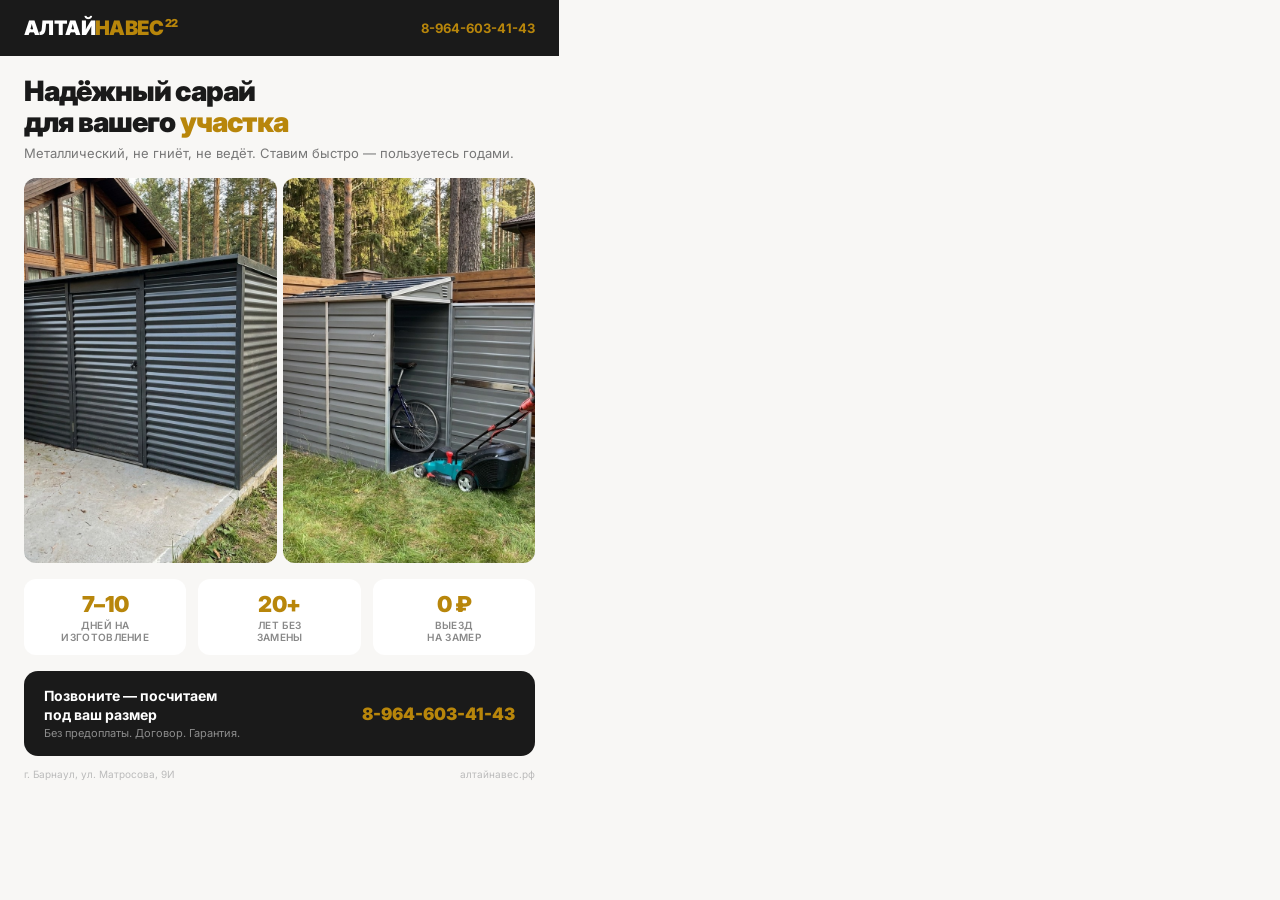
<file: flyer-sarai.html>
<!DOCTYPE html>
<html lang="ru">
<head>
  <meta charset="UTF-8">
  <meta name="viewport" content="width=device-width, initial-scale=1.0">
  <title>Листовка — Сараи — АлтайНавес22</title>
  <link rel="preconnect" href="https://fonts.googleapis.com">
  <link href="https://fonts.googleapis.com/css2?family=Inter:wght@400;500;600;700;800;900&display=swap" rel="stylesheet">
  <style>
    @page { size: 148mm 210mm; margin: 0; }
    * { margin: 0; padding: 0; box-sizing: border-box; }
    body {
      font-family: 'Inter', sans-serif;
      width: 148mm; height: 210mm;
      background: #f8f7f5;
      color: #1a1a1a;
      display: flex;
      flex-direction: column;
      overflow: hidden;
      -webkit-font-smoothing: antialiased;
    }

    .header {
      background: #1a1a1a;
      padding: 16px 24px;
      display: flex;
      justify-content: space-between;
      align-items: center;
    }
    .logo {
      font-size: 20px;
      font-weight: 900;
      letter-spacing: -.03em;
      color: #fff;
    }
    .logo span { color: #b8860b; }
    .phone {
      font-size: 13px;
      font-weight: 700;
      color: #b8860b;
    }

    .hero {
      padding: 20px 24px 16px;
    }
    .headline {
      font-size: 28px;
      font-weight: 900;
      line-height: 1.1;
      letter-spacing: -.03em;
      margin-bottom: 6px;
    }
    .headline em {
      font-style: normal;
      color: #b8860b;
    }
    .subtitle {
      font-size: 13px;
      color: #777;
      line-height: 1.4;
    }

    .photo-grid {
      display: grid;
      grid-template-columns: 1fr 1fr;
      gap: 6px;
      padding: 0 24px;
      flex: 1;
      min-height: 0;
    }
    .photo {
      background: linear-gradient(135deg, #e0ddd8 0%, #ccc8c0 100%);
      border-radius: 12px;
      display: flex;
      align-items: center;
      justify-content: center;
      overflow: hidden;
    }
    .photo img {
      width: 100%;
      height: 100%;
      object-fit: cover;
    }
    .photo-placeholder {
      font-size: 11px;
      font-weight: 600;
      color: rgba(0,0,0,.15);
      text-transform: uppercase;
      letter-spacing: .1em;
    }

    .benefits {
      padding: 16px 24px;
      display: flex;
      gap: 12px;
    }
    .benefit {
      flex: 1;
      background: #fff;
      border-radius: 12px;
      padding: 12px 14px;
      text-align: center;
    }
    .benefit-num {
      font-size: 22px;
      font-weight: 900;
      color: #b8860b;
      letter-spacing: -.02em;
    }
    .benefit-label {
      font-size: 10px;
      font-weight: 600;
      color: #888;
      text-transform: uppercase;
      letter-spacing: .03em;
      margin-top: 2px;
    }

    .cta {
      background: #1a1a1a;
      margin: 0 24px 12px;
      border-radius: 14px;
      padding: 16px 20px;
      display: flex;
      justify-content: space-between;
      align-items: center;
    }
    .cta-left {
      color: #fff;
    }
    .cta-text {
      font-size: 14px;
      font-weight: 700;
      line-height: 1.3;
    }
    .cta-sub {
      font-size: 11px;
      color: rgba(255,255,255,.5);
      margin-top: 2px;
    }
    .cta-phone {
      font-size: 17px;
      font-weight: 900;
      color: #b8860b;
      white-space: nowrap;
    }

    .footer {
      padding: 0 24px 14px;
      display: flex;
      justify-content: space-between;
      align-items: center;
    }
    .address {
      font-size: 10px;
      color: #bbb;
    }
    .tagline {
      font-size: 10px;
      color: #bbb;
    }
  </style>
</head>
<body>

  <div class="header">
    <div class="logo">АЛТАЙ<span>НАВЕС</span><sup style="font-size:11px;color:#b8860b;margin-left:2px">22</sup></div>
    <div class="phone">8-964-603-41-43</div>
  </div>

  <div class="hero">
    <h1 class="headline">Надёжный сарай<br>для вашего <em>участка</em></h1>
    <p class="subtitle">Металлический, не гниёт, не ведёт. Ставим быстро — пользуетесь годами.</p>
  </div>

  <div class="photo-grid">
    <div class="photo"><img src="img-shed-1.png" alt="Бытовка из профлиста"></div>
    <div class="photo"><img src="img-shed-2.png" alt="Хозблок компактный"></div>
  </div>

  <div class="benefits">
    <div class="benefit">
      <div class="benefit-num">7–10</div>
      <div class="benefit-label">дней на<br>изготовление</div>
    </div>
    <div class="benefit">
      <div class="benefit-num">20+</div>
      <div class="benefit-label">лет без<br>замены</div>
    </div>
    <div class="benefit">
      <div class="benefit-num">0 ₽</div>
      <div class="benefit-label">выезд<br>на замер</div>
    </div>
  </div>

  <div class="cta">
    <div class="cta-left">
      <div class="cta-text">Позвоните — посчитаем<br>под ваш размер</div>
      <div class="cta-sub">Без предоплаты. Договор. Гарантия.</div>
    </div>
    <div class="cta-phone">8-964-603-41-43</div>
  </div>

  <div class="footer">
    <div class="address">г. Барнаул, ул. Матросова, 9И</div>
    <div class="tagline">алтайнавес.рф</div>
  </div>

</body>
</html>
</file>
<file: style.css>
/* ===== RESET & BASE ===== */
*, *::before, *::after { margin: 0; padding: 0; box-sizing: border-box; }
html { scroll-behavior: smooth; }
body {
  font-family: 'Inter', -apple-system, BlinkMacSystemFont, sans-serif;
  color: #1a1a1a;
  background: #fff;
  line-height: 1.6;
  -webkit-font-smoothing: antialiased;
}
img { max-width: 100%; display: block; }
a { text-decoration: none; color: inherit; }

.container {
  max-width: 1200px;
  margin: 0 auto;
  padding: 0 24px;
}

/* ===== BUTTONS ===== */
.btn {
  display: inline-flex;
  align-items: center;
  justify-content: center;
  font-family: inherit;
  font-weight: 600;
  font-size: 15px;
  border: none;
  border-radius: 12px;
  cursor: pointer;
  transition: all .2s;
}
.btn-primary {
  background: #1a1a1a;
  color: #fff;
  padding: 16px 36px;
}
.btn-primary:hover { background: #333; transform: translateY(-1px); }
.btn-full { width: 100%; }

/* ===== HEADER ===== */
.header {
  position: fixed;
  top: 0;
  left: 0;
  right: 0;
  z-index: 100;
  background: rgba(255,255,255,.92);
  backdrop-filter: blur(16px);
  border-bottom: 1px solid rgba(0,0,0,.06);
}
.header-inner {
  display: flex;
  align-items: center;
  justify-content: space-between;
  height: 72px;
}
.logo {
  font-size: 20px;
  font-weight: 800;
  letter-spacing: -.02em;
  color: #1a1a1a;
}
.logo span { color: #b8860b; }
.nav { display: flex; gap: 32px; }
.nav a {
  font-size: 14px;
  font-weight: 500;
  color: #555;
  transition: color .2s;
}
.nav a:hover { color: #1a1a1a; }
.header-contacts {
  display: flex;
  align-items: center;
  gap: 14px;
}
.header-phone {
  display: inline-flex;
  align-items: center;
  font-size: 19px;
  font-weight: 800;
  letter-spacing: -.01em;
  color: #1a1a1a;
  white-space: nowrap;
  transition: color .2s;
}
.header-phone:hover { color: #b8860b; }
.header-max {
  display: inline-flex;
  align-items: center;
  justify-content: center;
  width: 40px;
  height: 40px;
  border-radius: 11px;
  overflow: hidden;
  box-shadow: 0 2px 10px rgba(85, 51, 238, .25);
  transition: transform .2s, box-shadow .2s;
  flex-shrink: 0;
}
.header-max svg { width: 100%; height: 100%; display: block; }
.header-max:hover {
  transform: translateY(-2px) rotate(-2deg);
  box-shadow: 0 6px 18px rgba(85, 51, 238, .4);
}
.header-max:active { transform: translateY(0) rotate(0); }


/* ===== HERO ===== */
.hero {
  padding: 140px 0 80px;
  background: #f8f7f5;
  overflow: hidden;
}
.hero-inner {
  display: grid;
  grid-template-columns: 1fr 1fr;
  gap: 60px;
  align-items: center;
}
.hero h1 {
  font-size: 48px;
  font-weight: 800;
  line-height: 1.1;
  letter-spacing: -.03em;
  color: #1a1a1a;
}
.hero-sub {
  margin-top: 20px;
  font-size: 17px;
  color: #666;
  max-width: 480px;
  line-height: 1.6;
}
.hero .btn { margin-top: 32px; }
.hero-stats {
  display: flex;
  gap: 40px;
  margin-top: 48px;
  padding-top: 32px;
  border-top: 1px solid rgba(0,0,0,.08);
}
.stat-num {
  font-size: 36px;
  font-weight: 800;
  color: #1a1a1a;
  letter-spacing: -.02em;
}
.stat-num small { font-size: 24px; }
.stat-label {
  display: block;
  margin-top: 4px;
  font-size: 13px;
  color: #888;
  line-height: 1.4;
}
.hero-mosaic {
  display: grid;
  grid-template-columns: 1.4fr 1fr;
  gap: 8px;
  height: 520px;
  border-radius: 20px;
  overflow: hidden;
}
.mosaic-col {
  display: grid;
  grid-template-rows: 1fr 1fr;
  gap: 8px;
}
.mosaic-cell {
  position: relative;
  overflow: hidden;
  min-height: 0;
}
.mosaic-cell img {
  position: absolute;
  inset: 0;
  width: 100%;
  height: 100%;
  object-fit: cover;
  opacity: 0;
  transform: scale(1.08);
  will-change: opacity, transform;
  transition: opacity 1.8s cubic-bezier(.22,1,.36,1), transform 8s cubic-bezier(.12,.8,.32,1);
}
.mosaic-cell img.m-active {
  opacity: 1;
  transform: scale(1);
}
.mosaic-cell img.m-exit {
  opacity: 0;
  transform: scale(1.04);
  transition: opacity 1.4s cubic-bezier(.55,.06,.68,.19), transform 1.4s cubic-bezier(.55,.06,.68,.19);
}
.cell-large { border-radius: 20px 0 0 20px; }
.mosaic-col .cell-top { border-radius: 0 20px 0 0; }
.mosaic-col .cell-bottom { border-radius: 0 0 20px 0; }

/* ===== BENEFITS ===== */
.benefits {
  padding: 80px 0;
}
.benefits-grid {
  display: grid;
  grid-template-columns: repeat(4, 1fr);
  gap: 32px;
}
.benefit {
  padding: 32px 24px;
  border-radius: 16px;
  background: #f8f7f5;
  transition: transform .2s;
}
.benefit:hover { transform: translateY(-4px); }
.benefit-icon {
  width: 56px;
  height: 56px;
  display: flex;
  align-items: center;
  justify-content: center;
  border-radius: 14px;
  background: #1a1a1a;
  color: #fff;
  margin-bottom: 20px;
}
.benefit h3 {
  font-size: 16px;
  font-weight: 700;
  margin-bottom: 8px;
}
.benefit p {
  font-size: 14px;
  color: #777;
  line-height: 1.5;
}

/* ===== SECTION HEADERS ===== */
.section-header {
  text-align: center;
  margin-bottom: 48px;
}
.section-header h2 {
  font-size: 36px;
  font-weight: 800;
  letter-spacing: -.02em;
}
.section-sub {
  margin-top: 12px;
  font-size: 17px;
  color: #888;
}

/* ===== CATALOG ===== */
.catalog {
  padding: 80px 0;
  background: #f8f7f5;
}
.catalog-filters {
  display: flex;
  gap: 8px;
  justify-content: center;
  margin-bottom: 40px;
  flex-wrap: wrap;
}
.filter-btn {
  padding: 10px 24px;
  border: 1px solid #d4d0c8;
  border-radius: 100px;
  background: #fff;
  font-family: inherit;
  font-size: 14px;
  font-weight: 500;
  color: #555;
  cursor: pointer;
  transition: all .2s;
}
.filter-btn:hover {
  border-color: #1a1a1a;
  color: #1a1a1a;
}
.filter-btn.active {
  background: #1a1a1a;
  border-color: #1a1a1a;
  color: #fff;
}
.catalog-grid {
  display: grid;
  grid-template-columns: repeat(3, 1fr);
  gap: 24px;
}
.card {
  background: #fff;
  border-radius: 20px;
  overflow: hidden;
  transition: transform .25s, box-shadow .25s, opacity .25s;
  display: flex;
  flex-direction: column;
}
.card-hidden {
  opacity: 0;
  transform: scale(.95);
}
.card:hover {
  transform: translateY(-6px);
  box-shadow: 0 20px 60px rgba(0,0,0,.08);
}
.card-img {
  aspect-ratio: 4/3;
  overflow: hidden;
}
.card-img img {
  width: 100%;
  height: 100%;
  object-fit: cover;
}
.placeholder-img {
  background: linear-gradient(135deg, #e8e6e1 0%, #d4d0c8 100%);
  display: flex;
  align-items: center;
  justify-content: center;
}
.placeholder-img.accent {
  background: linear-gradient(135deg, #d4c5a0 0%, #b8a070 100%);
}
.placeholder-img span {
  font-size: 14px;
  font-weight: 600;
  color: rgba(0,0,0,.25);
  text-transform: uppercase;
  letter-spacing: .1em;
}
.card-body {
  padding: 24px;
  display: flex;
  flex-direction: column;
  flex: 1;
}
.card-body .btn {
  margin-top: auto;
  align-self: flex-start;
}
.card-tag {
  display: inline-block;
  padding: 4px 12px;
  border-radius: 6px;
  background: #1a1a1a;
  color: #fff;
  font-size: 11px;
  font-weight: 600;
  text-transform: uppercase;
  letter-spacing: .05em;
  margin-bottom: 12px;
}
.card-tag.new { background: #b8860b; }
.card-body h3 {
  font-size: 18px;
  font-weight: 700;
  margin-bottom: 8px;
}
.card-body p {
  font-size: 14px;
  color: #777;
  line-height: 1.5;
  margin-bottom: 16px;
}

/* ===== SIZE SELECTOR ===== */
.size-selector {
  display: flex;
  flex-wrap: wrap;
  gap: 6px;
  margin: 16px 0 12px;
}
.size-pill {
  padding: 7px 14px;
  border: 1px solid #e0ddd8;
  border-radius: 100px;
  background: #fff;
  font-family: inherit;
  font-size: 12px;
  font-weight: 500;
  color: #555;
  cursor: pointer;
  transition: all .2s;
  white-space: nowrap;
}
.size-pill:hover {
  border-color: #1a1a1a;
  color: #1a1a1a;
}
.size-pill.active {
  background: #1a1a1a;
  border-color: #1a1a1a;
  color: #fff;
}
.size-pill.popular-pill {
  border-color: #b8860b;
  color: #b8860b;
}
.size-pill.popular-pill.active {
  background: #b8860b;
  border-color: #b8860b;
  color: #fff;
}
.shape-icon {
  font-weight: 400;
  color: #b8860b;
  margin-left: 4px;
}

/* ===== PRICE DISPLAY ===== */
.price-display {
  display: flex;
  gap: 16px;
  margin-bottom: 12px;
  padding: 12px 16px;
  background: #f8f7f5;
  border-radius: 12px;
}
.price-row {
  display: flex;
  flex-direction: column;
  gap: 2px;
  flex: 1;
}
.price-row span {
  font-size: 11px;
  color: #999;
  text-transform: uppercase;
  letter-spacing: .03em;
}
.price-row strong {
  font-size: 20px;
  font-weight: 800;
  color: #1a1a1a;
  word-break: break-word;
  line-height: 1.2;
  letter-spacing: -.02em;
}
.price-row-single { flex: none; }

/* ===== CARD INCLUDES ===== */
.card-includes {
  font-size: 12px;
  color: #888;
  line-height: 1.5;
  padding: 10px 0;
  border-top: 1px solid #f0efed;
}
.card-includes .incl-title {
  font-weight: 600;
  color: #555;
}
.btn-sm {
  padding: 10px 20px;
  font-size: 13px;
  border-radius: 10px;
  margin-top: 8px;
}


/* ===== CARD CAROUSEL ===== */
.card-carousel { position: relative; }
.carousel-slide {
  position: absolute; inset: 0;
  width: 100%; height: 100%;
  object-fit: cover;
  opacity: 0; transition: opacity .5s ease;
}
.carousel-slide.active { position: relative; opacity: 1; }
.carousel-dots {
  position: absolute; bottom: 10px; left: 50%;
  transform: translateX(-50%);
  display: flex; gap: 6px; z-index: 2;
}
.dot {
  width: 8px; height: 8px; border-radius: 50%;
  border: none; background: rgba(255,255,255,.5);
  cursor: pointer; padding: 0;
  transition: background .2s, transform .2s;
}
.dot.active { background: #fff; transform: scale(1.3); }
.carousel-arrow {
  position: absolute; top: 50%; transform: translateY(-50%);
  width: 32px; height: 32px; border-radius: 50%;
  border: none; background: rgba(255,255,255,.7);
  backdrop-filter: blur(4px);
  color: #1a1a1a; font-size: 20px; line-height: 1;
  cursor: pointer; z-index: 2; opacity: 0;
  transition: opacity .2s, background .2s;
  display: flex; align-items: center; justify-content: center;
}
.card-carousel:hover .carousel-arrow { opacity: 1; }
.carousel-arrow:hover { background: #fff; }
.carousel-prev { left: 8px; }
.carousel-next { right: 8px; }

/* ===== PROCESS ===== */
.process { padding: 80px 0; }
.steps {
  display: grid;
  grid-template-columns: repeat(4, 1fr);
  gap: 32px;
}
.step {
  position: relative;
  padding: 32px 24px;
}
.step-num {
  font-size: 48px;
  font-weight: 800;
  color: #e8e6e1;
  letter-spacing: -.03em;
  margin-bottom: 16px;
}
.step h3 {
  font-size: 16px;
  font-weight: 700;
  margin-bottom: 8px;
}
.step p {
  font-size: 14px;
  color: #777;
  line-height: 1.5;
}

/* ===== PRICING ===== */
.pricing {
  padding: 80px 0;
  background: #f8f7f5;
}
.price-table-wrap {
  background: #fff;
  border-radius: 20px;
  overflow: hidden;
  box-shadow: 0 4px 24px rgba(0,0,0,.04);
}
.price-table {
  width: 100%;
  border-collapse: collapse;
}
.price-table th {
  text-align: left;
  padding: 20px 32px;
  font-size: 13px;
  font-weight: 600;
  text-transform: uppercase;
  letter-spacing: .05em;
  color: #999;
  border-bottom: 1px solid #f0efed;
}
.price-table td {
  padding: 20px 32px;
  font-size: 15px;
  border-bottom: 1px solid #f0efed;
}
.price-table tr:last-child td { border-bottom: none; }
.price-table tbody tr:hover { background: #faf9f7; }
.highlight-row td {
  background: #f8f5ef;
  font-weight: 600;
}
.price-note {
  margin-top: 20px;
  font-size: 13px;
  color: #999;
  text-align: center;
}

/* ===== CTA ===== */
.cta { padding: 80px 0; }
.cta-inner {
  display: grid;
  grid-template-columns: 1fr 1fr;
  gap: 60px;
  align-items: center;
  background: #1a1a1a;
  border-radius: 24px;
  padding: 64px;
}
.cta-text h2 {
  font-size: 36px;
  font-weight: 800;
  color: #fff;
  line-height: 1.15;
  letter-spacing: -.02em;
}
.cta-text p {
  margin-top: 16px;
  font-size: 16px;
  color: rgba(255,255,255,.6);
  line-height: 1.6;
}
.cta-form {
  display: flex;
  flex-direction: column;
  gap: 16px;
}
.cta-form input,
.cta-form select {
  width: 100%;
  padding: 16px 20px;
  border: 1px solid rgba(255,255,255,.15);
  border-radius: 12px;
  background: rgba(255,255,255,.08);
  color: #fff;
  font-family: inherit;
  font-size: 15px;
  outline: none;
  transition: border-color .2s;
}
.cta-form input::placeholder { color: rgba(255,255,255,.4); }
.cta-form select { color: rgba(255,255,255,.4); }
.cta-form select option { color: #1a1a1a; background: #fff; }
.cta-form input:focus,
.cta-form select:focus { border-color: #b8860b; }
.cta-form .btn-primary {
  background: #b8860b;
  padding: 18px 36px;
  font-size: 16px;
  border-radius: 12px;
}
.cta-form .btn-primary:hover { background: #d4a017; }
.cta-form .btn-primary:disabled { opacity: .6; cursor: default; }
.form-success {
  background: rgba(184,134,11,.15);
  border: 1px solid rgba(184,134,11,.4);
  border-radius: 12px;
  padding: 16px 20px;
  color: #fff;
  font-size: 14px;
  line-height: 1.5;
  animation: fadeIn .3s ease;
}
@keyframes fadeIn { from { opacity: 0; transform: translateY(-8px); } to { opacity: 1; transform: translateY(0); } }

/* ===== FOOTER ===== */
.footer {
  background: #1a1a1a;
  color: #fff;
  padding: 64px 0 0;
}
.footer-inner {
  display: grid;
  grid-template-columns: 1.5fr 1fr 1fr;
  gap: 48px;
  padding-bottom: 48px;
}
.footer-desc {
  margin-top: 12px;
  font-size: 14px;
  color: rgba(255,255,255,.4);
  line-height: 1.5;
}
.footer-col h4 {
  font-size: 14px;
  font-weight: 600;
  text-transform: uppercase;
  letter-spacing: .05em;
  margin-bottom: 16px;
  color: rgba(255,255,255,.5);
}
.footer-col a, .footer-col p {
  display: block;
  font-size: 14px;
  color: rgba(255,255,255,.6);
  margin-bottom: 10px;
  transition: color .2s;
}
.footer-col a:hover { color: #fff; }

.footer-contacts .footer-phone {
  display: inline-block;
  font-size: 26px;
  font-weight: 800;
  letter-spacing: -.02em;
  color: #fff;
  margin: 0 0 18px;
  line-height: 1.1;
  transition: color .2s;
}
.footer-contacts .footer-phone:hover { color: #b8860b; }

.footer-max {
  display: inline-flex;
  align-items: center;
  gap: 12px;
  padding: 12px 18px;
  margin: 4px 0 18px;
  border-radius: 14px;
  background: rgba(255, 255, 255, .04);
  border: 1px solid rgba(255, 255, 255, .08);
  color: #fff;
  transition: background .2s, border-color .2s, transform .2s;
}
.footer-max:hover {
  background: rgba(85, 51, 238, .12);
  border-color: rgba(85, 51, 238, .35);
  transform: translateY(-2px);
  color: #fff;
}
.footer-max-label {
  font-size: 13px;
  font-weight: 500;
  color: rgba(255, 255, 255, .55);
  letter-spacing: .01em;
}
.footer-max svg {
  height: 26px;
  width: auto;
  display: block;
}
.footer-meta {
  font-size: 14px;
  color: rgba(255, 255, 255, .5);
  margin-bottom: 6px !important;
}

.footer-bottom {
  padding: 24px 0;
  border-top: 1px solid rgba(255,255,255,.08);
}
.footer-bottom p {
  font-size: 13px;
  color: rgba(255,255,255,.3);
}

/* ===== RESPONSIVE ===== */
@media (max-width: 1024px) {
  .hero-inner { grid-template-columns: 1fr; gap: 40px; }
  .hero-image, .hero-mosaic { height: 380px; }
  .hero-mosaic { height: 380px; }
  .hero h1 { font-size: 40px; }
  .benefits-grid { grid-template-columns: repeat(2, 1fr); }
  .catalog-grid { grid-template-columns: repeat(2, 1fr); }
  .steps { grid-template-columns: repeat(2, 1fr); }
  .cta-inner { grid-template-columns: 1fr; padding: 48px; }
  .footer-inner { grid-template-columns: 1fr; gap: 32px; }
}

@media (max-width: 640px) {
  .nav { display: none; }
  .hero { padding: 110px 0 60px; }
  .hero h1 { font-size: 32px; }
  .hero-mosaic { height: 260px; gap: 4px; }
  .mosaic-col { gap: 4px; }
  .hero-sub { font-size: 15px; }
  .hero-stats { gap: 24px; flex-wrap: wrap; }
  .stat-num { font-size: 28px; }
  .benefits-grid { grid-template-columns: 1fr; }
  .catalog-grid { grid-template-columns: 1fr; }
  .steps { grid-template-columns: 1fr; gap: 16px; }
  .section-header h2 { font-size: 28px; }
  .cta-inner { padding: 32px; }
  .cta-text h2 { font-size: 28px; }
  .price-table th, .price-table td { padding: 14px 16px; font-size: 13px; }
  .size-pill { padding: 6px 10px; font-size: 11px; }
  .price-display { flex-direction: column; gap: 8px; }
  .price-row strong { font-size: 18px; }

  /* Шапка: телефон чуть меньше, иконка тоже */
  .header-contacts { gap: 10px; }
  .header-phone { font-size: 16px; }
  .header-max { width: 36px; height: 36px; border-radius: 10px; }

  /* Футер: контакты крупно, но в одну колонку */
  .footer-contacts .footer-phone { font-size: 24px; }
  .footer-max { padding: 10px 14px; }
  .footer-max svg { height: 22px; }
}

@media (max-width: 380px) {
  .header-phone {
    font-size: 0;
    width: 40px;
    height: 40px;
    justify-content: center;
    border-radius: 11px;
    background: #1a1a1a;
    color: #fff;
    box-shadow: 0 2px 10px rgba(26, 26, 26, .25);
  }
  .header-phone::before {
    content: "";
    width: 18px;
    height: 18px;
    background-color: currentColor;
    -webkit-mask: url("data:image/svg+xml;utf8,<svg xmlns='http://www.w3.org/2000/svg' viewBox='0 0 24 24' fill='none' stroke='currentColor' stroke-width='2' stroke-linecap='round' stroke-linejoin='round'><path d='M22 16.92v3a2 2 0 0 1-2.18 2 19.79 19.79 0 0 1-8.63-3.07 19.5 19.5 0 0 1-6-6 19.79 19.79 0 0 1-3.07-8.67A2 2 0 0 1 4.11 2h3a2 2 0 0 1 2 1.72c.13 1.05.37 2.07.72 3.06a2 2 0 0 1-.45 2.11L8.09 10.91a16 16 0 0 0 6 6l2.02-2.02a2 2 0 0 1 2.11-.45c.99.35 2.01.59 3.06.72A2 2 0 0 1 22 16.92z'/></svg>") no-repeat center / contain;
    mask: url("data:image/svg+xml;utf8,<svg xmlns='http://www.w3.org/2000/svg' viewBox='0 0 24 24' fill='none' stroke='currentColor' stroke-width='2' stroke-linecap='round' stroke-linejoin='round'><path d='M22 16.92v3a2 2 0 0 1-2.18 2 19.79 19.79 0 0 1-8.63-3.07 19.5 19.5 0 0 1-6-6 19.79 19.79 0 0 1-3.07-8.67A2 2 0 0 1 4.11 2h3a2 2 0 0 1 2 1.72c.13 1.05.37 2.07.72 3.06a2 2 0 0 1-.45 2.11L8.09 10.91a16 16 0 0 0 6 6l2.02-2.02a2 2 0 0 1 2.11-.45c.99.35 2.01.59 3.06.72A2 2 0 0 1 22 16.92z'/></svg>") no-repeat center / contain;
  }
}
</file>
